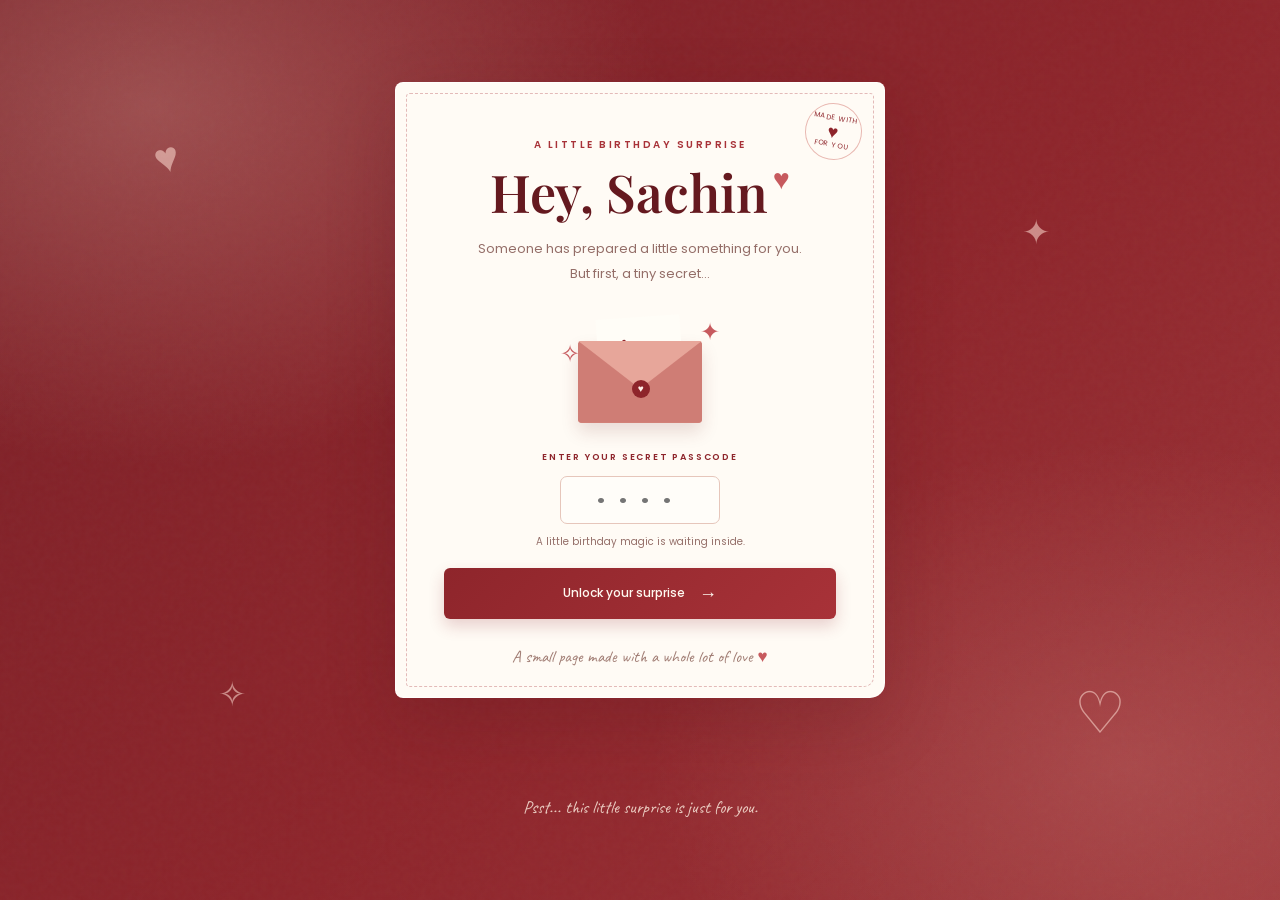
<file: index.html>
<!DOCTYPE html>
<html lang="en">
<head>
  <meta charset="UTF-8">
  <meta name="viewport" content="width=device-width, initial-scale=1.0">
  <meta name="theme-color" content="#8e252b">
  <meta name="description" content="A little birthday surprise for Sachin.">
  <title>A little surprise for Sachin ♥</title>

  <link rel="preconnect" href="https://fonts.googleapis.com">
  <link rel="preconnect" href="https://fonts.gstatic.com" crossorigin>
  <link href="https://fonts.googleapis.com/css2?family=Caveat:wght@500;600;700&family=Playfair+Display:wght@500;600;700&family=Poppins:wght@300;400;500;600&display=swap" rel="stylesheet">
  <link rel="stylesheet" href="css/style.css">
  <link rel="stylesheet" href="css/password.css">
  <script src="js/config.js" defer></script>
  <script src="js/password.js" defer></script>
</head>
<body>
  <div class="paper-grain" aria-hidden="true"></div>
  <div class="floating-decor decor-heart decor-heart-one" aria-hidden="true">♥</div>
  <div class="floating-decor decor-heart decor-heart-two" aria-hidden="true">♡</div>
  <div class="floating-decor decor-star decor-star-one" aria-hidden="true">✦</div>
  <div class="floating-decor decor-star decor-star-two" aria-hidden="true">✧</div>

  <main class="entry-screen">
    <section class="invite-card" aria-labelledby="page-title">
      <div class="top-stamp" aria-hidden="true">
        <span>MADE WITH</span>
        <strong>♥</strong>
        <span>FOR YOU</span>
      </div>

      <p class="eyebrow">A LITTLE BIRTHDAY SURPRISE</p>
      <h1 id="page-title">Hey, Sachin<span class="title-heart">♥</span></h1>
      <p class="intro-copy">Someone has prepared a little something for you.<br>But first, a tiny secret...</p>

      <div class="envelope-art" aria-hidden="true">
        <div class="envelope">
          <div class="envelope-flap"></div>
          <div class="envelope-letter">for you <span>♥</span></div>
          <div class="envelope-front"></div>
          <div class="seal">♥</div>
        </div>
        <span class="sparkle sparkle-left">✧</span>
        <span class="sparkle sparkle-right">✦</span>
      </div>

      <form id="passcode-form" class="passcode-form" novalidate>
        <label for="passcode">ENTER YOUR SECRET PASSCODE</label>
        <div class="passcode-wrap">
          <input
            id="passcode"
            name="passcode"
            type="password"
            inputmode="numeric"
            autocomplete="off"
            maxlength="4"
            pattern="[0-9]{4}"
            placeholder="••••"
            aria-describedby="passcode-message"
            required
          >
        </div>
        <p id="passcode-message" class="feedback" role="status" aria-live="polite">A little birthday magic is waiting inside.</p>
        <button class="primary-button" type="submit">
          Unlock your surprise <span aria-hidden="true">→</span>
        </button>
      </form>

      <p class="card-footer">A small page made with a whole lot of love <span>♥</span></p>
    </section>

    <p class="outside-note">Psst... this little surprise is just for you.</p>
  </main>
</body>
</html>
</file>
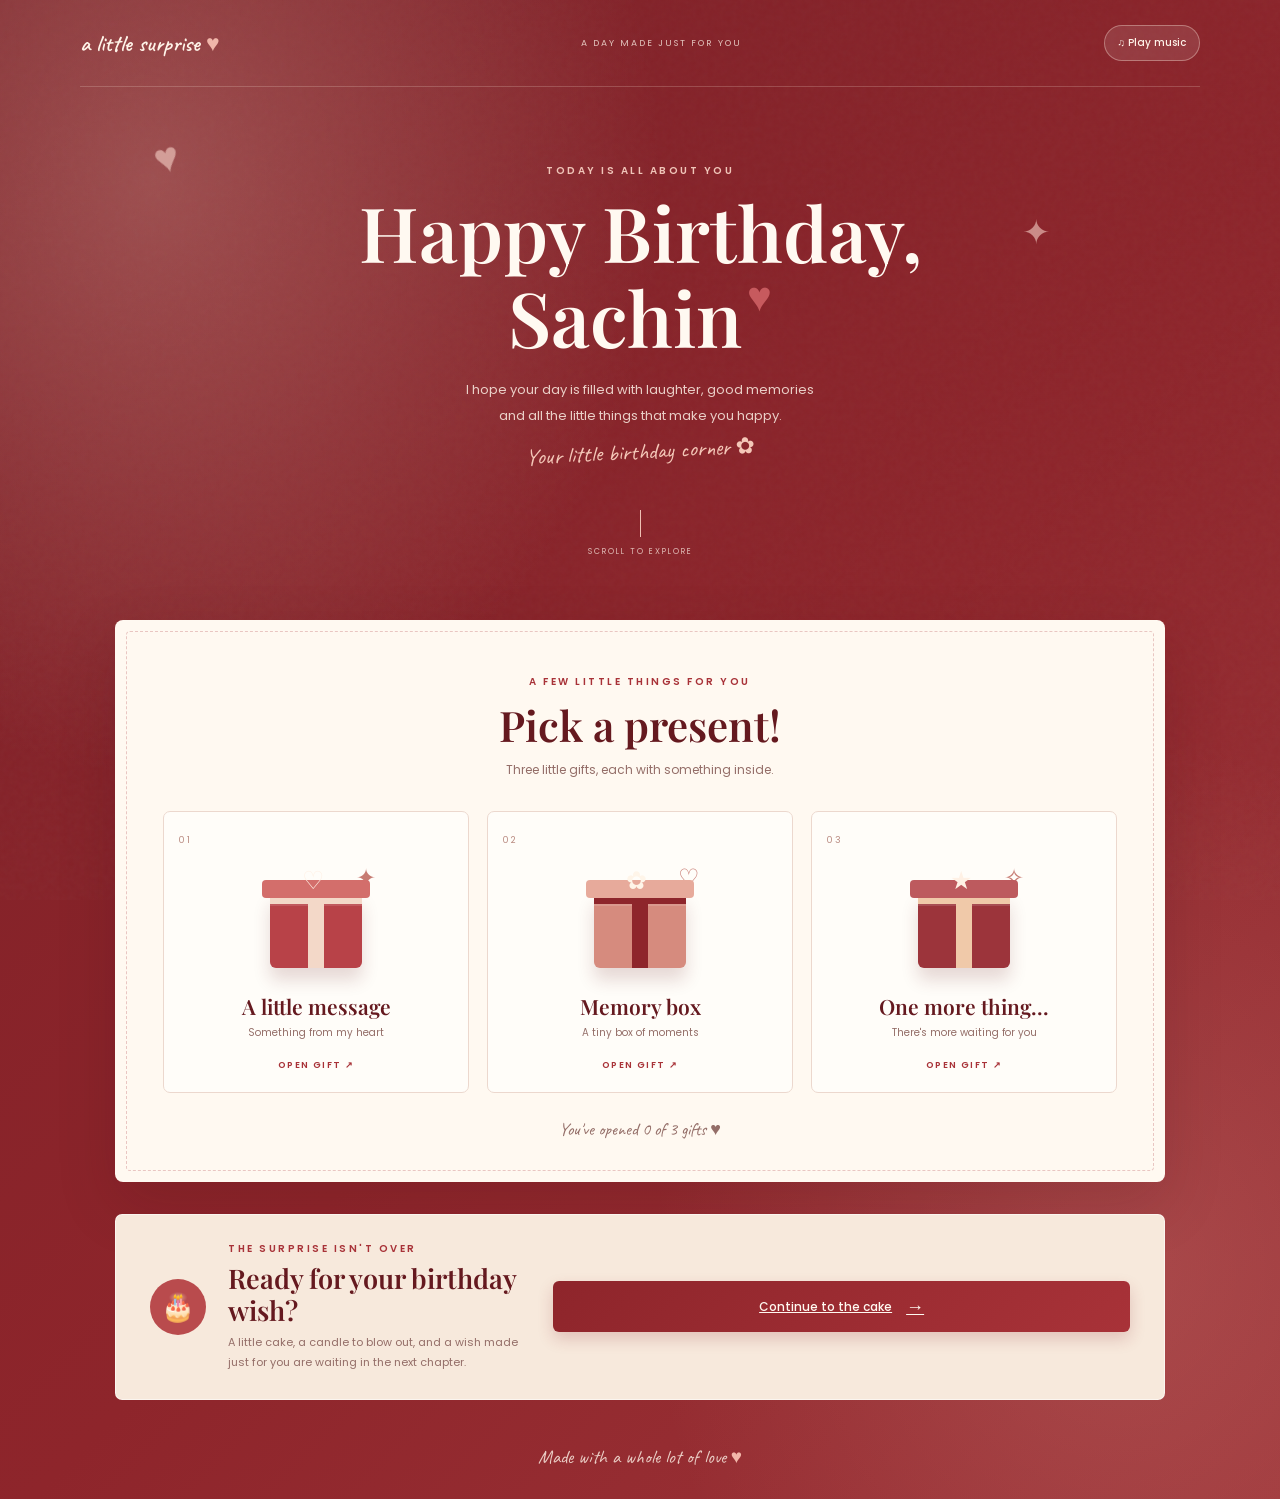
<file: pages/birthday.html>
<!DOCTYPE html>
<html lang="en">
<head>
  <meta charset="UTF-8">
  <meta name="viewport" content="width=device-width, initial-scale=1.0">
  <meta name="theme-color" content="#8e252b">
  <meta name="description" content="A birthday room full of little surprises for Sachin.">
  <title>Happy Birthday, Sachin! ♥</title>
  <link rel="preconnect" href="https://fonts.googleapis.com">
  <link rel="preconnect" href="https://fonts.gstatic.com" crossorigin>
  <link href="https://fonts.googleapis.com/css2?family=Caveat:wght@500;600;700&family=Playfair+Display:wght@500;600;700&family=Poppins:wght@300;400;500;600&display=swap" rel="stylesheet">
  <link rel="stylesheet" href="../css/style.css">
  <link rel="stylesheet" href="../css/birthday.css">
  <link rel="stylesheet" href="../css/cake.css">
  <script src="../js/config.js" defer></script>
  <script src="../js/gifts.js" defer></script>
  <script src="../js/music.js" defer></script>
</head>
<body class="birthday-page">
  <div class="paper-grain" aria-hidden="true"></div>
  <div class="floating-decor decor-heart decor-heart-one" aria-hidden="true">♥</div>
  <div class="floating-decor decor-heart decor-heart-two" aria-hidden="true">♡</div>
  <div class="floating-decor decor-star decor-star-one" aria-hidden="true">✦</div>
  <div class="floating-decor decor-star decor-star-two" aria-hidden="true">✧</div>

  <header class="room-header">
    <a class="brand-mark" href="../index.html" aria-label="Back to entrance">a little surprise <span>♥</span></a>
    <div class="header-note">A DAY MADE JUST FOR YOU</div>
    <button class="music-toggle" type="button" data-music-toggle aria-pressed="false">♫ Play music</button>
  </header>

  <main class="birthday-main">
    <section class="welcome-panel">
      <p class="eyebrow">TODAY IS ALL ABOUT YOU</p>
      <h1>Happy Birthday,<br><span id="friend-name">Sachin</span><span class="title-heart">♥</span></h1>
      <p class="welcome-copy">I hope your day is filled with laughter, good memories<br class="desktop-break"> and all the little things that make you happy.</p>
      <div class="handwritten-note">Your little birthday corner ✿</div>
      <div class="scroll-hint" aria-hidden="true"><span></span> SCROLL TO EXPLORE</div>
    </section>

    <section class="gifts-section" aria-labelledby="gifts-heading">
      <div class="section-heading">
        <p class="eyebrow">A FEW LITTLE THINGS FOR YOU</p>
        <h2 id="gifts-heading">Pick a present!</h2>
        <p>Three little gifts, each with something inside.</p>
      </div>

      <div class="gift-grid">
        <button class="gift-card" type="button" data-gift="message" aria-haspopup="dialog">
          <span class="gift-number">01</span>
          <span class="gift-illustration gift-one" aria-hidden="true">
            <span class="gift-box"><span class="gift-lid"></span><span class="gift-ribbon"></span><span class="gift-bow">♡</span></span>
            <span class="gift-spark">✦</span>
          </span>
          <span class="gift-title">A little message</span>
          <span class="gift-subtitle">Something from my heart</span>
          <span class="gift-open">OPEN GIFT ↗</span>
        </button>

        <button class="gift-card" type="button" data-gift="memories" aria-haspopup="dialog">
          <span class="gift-number">02</span>
          <span class="gift-illustration gift-two" aria-hidden="true">
            <span class="gift-box"><span class="gift-lid"></span><span class="gift-ribbon"></span><span class="gift-bow">✿</span></span>
            <span class="gift-spark">♡</span>
          </span>
          <span class="gift-title">Memory box</span>
          <span class="gift-subtitle">A tiny box of moments</span>
          <span class="gift-open">OPEN GIFT ↗</span>
        </button>

        <button class="gift-card" type="button" data-gift="surprise" aria-haspopup="dialog">
          <span class="gift-number">03</span>
          <span class="gift-illustration gift-three" aria-hidden="true">
            <span class="gift-box"><span class="gift-lid"></span><span class="gift-ribbon"></span><span class="gift-bow">★</span></span>
            <span class="gift-spark">✧</span>
          </span>
          <span class="gift-title">One more thing...</span>
          <span class="gift-subtitle">There's more waiting for you</span>
          <span class="gift-open">OPEN GIFT ↗</span>
        </button>
      </div>

      <p class="gift-progress" id="gift-progress" aria-live="polite">You've opened 0 of 3 gifts ♥</p>
    </section>

    <section class="next-teaser">
      <span class="teaser-icon" aria-hidden="true">🎂</span>
      <div>
        <p class="eyebrow">THE SURPRISE ISN'T OVER</p>
        <h2>Ready for your birthday wish?</h2>
        <p>A little cake, a candle to blow out, and a wish made just for you are waiting in the next chapter.</p>
      </div>
      <a class="primary-button teaser-button" href="cake.html">Continue to the cake <span>→</span></a>
    </section>
  </main>

  <footer class="room-footer">Made with a whole lot of love <span>♥</span></footer>

  <div class="gift-modal" id="gift-modal" role="dialog" aria-modal="true" aria-labelledby="modal-title" aria-hidden="true">
    <div class="modal-backdrop" data-close-modal></div>
    <div class="modal-card">
      <button class="modal-close" type="button" aria-label="Close gift" data-close-modal>×</button>
      <div class="modal-sticker" id="modal-sticker" aria-hidden="true">♥</div>
      <p class="eyebrow" id="modal-eyebrow">A LITTLE GIFT FOR YOU</p>
      <h2 id="modal-title">A little message</h2>
      <p class="modal-copy" id="modal-copy"></p>
      <p class="modal-hand" id="modal-hand">With love, always ♥</p>
      <button class="primary-button modal-done" type="button" data-close-modal>That was cute ♥</button>
    </div>
  </div>
</body>
</html>
</file>
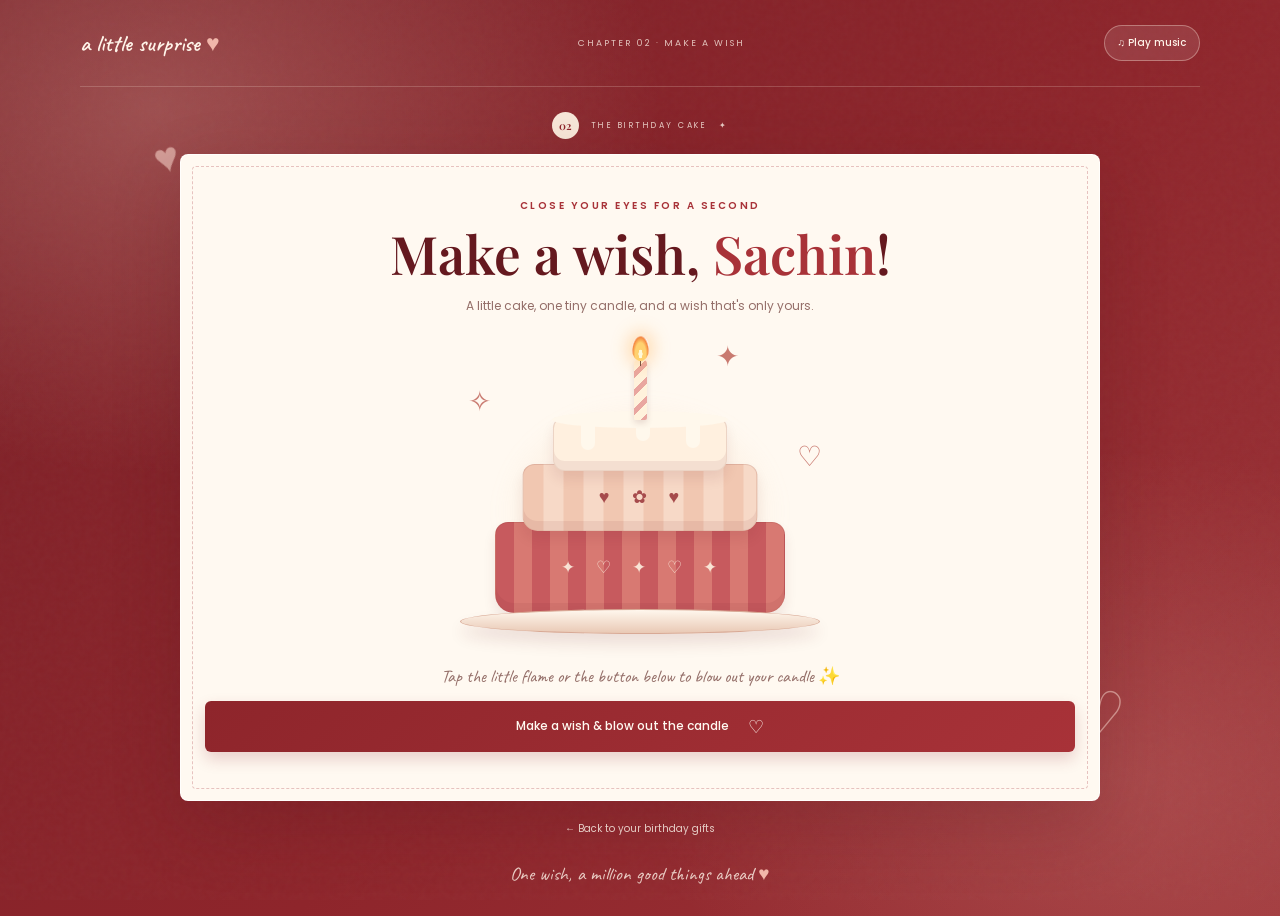
<file: pages/cake.html>
<!DOCTYPE html>
<html lang="en">
<head>
  <meta charset="UTF-8">
  <meta name="viewport" content="width=device-width, initial-scale=1.0">
  <meta name="theme-color" content="#8e252b">
  <meta name="description" content="Make a birthday wish for Sachin.">
  <title>Make a Wish, Sachin! ♥</title>
  <link rel="preconnect" href="https://fonts.googleapis.com">
  <link rel="preconnect" href="https://fonts.gstatic.com" crossorigin>
  <link href="https://fonts.googleapis.com/css2?family=Caveat:wght@500;600;700&family=Playfair+Display:wght@500;600;700&family=Poppins:wght@300;400;500;600&display=swap" rel="stylesheet">
  <link rel="stylesheet" href="../css/style.css">
  <link rel="stylesheet" href="../css/birthday.css">
  <link rel="stylesheet" href="../css/cake.css">
  <script src="../js/config.js" defer></script>
  <script src="../js/music.js" defer></script>
  <script src="../js/cake.js" defer></script>
</head>
<body class="chapter-page cake-page">
  <div class="paper-grain" aria-hidden="true"></div>
  <div class="floating-decor decor-heart decor-heart-one" aria-hidden="true">♥</div>
  <div class="floating-decor decor-heart decor-heart-two" aria-hidden="true">♡</div>
  <div class="floating-decor decor-star decor-star-one" aria-hidden="true">✦</div>
  <header class="room-header chapter-header">
    <a class="brand-mark" href="birthday.html">a little surprise <span>♥</span></a>
    <div class="header-note">CHAPTER 02 · MAKE A WISH</div>
    <button class="music-toggle" type="button" data-music-toggle aria-pressed="false">♫ Play music</button>
  </header>

  <main class="chapter-main cake-main">
    <div class="chapter-label"><span>02</span> THE BIRTHDAY CAKE <span>✦</span></div>
    <section class="cake-paper" aria-labelledby="cake-title">
      <p class="eyebrow">CLOSE YOUR EYES FOR A SECOND</p>
      <h1 id="cake-title">Make a wish, <span id="cake-friend-name">Sachin</span>!</h1>
      <p class="cake-intro">A little cake, one tiny candle, and a wish that's only yours.</p>

      <div class="cake-scene" id="cake-scene">
        <span class="cake-doodle doodle-one" aria-hidden="true">✧</span>
        <span class="cake-doodle doodle-two" aria-hidden="true">♡</span>
        <span class="cake-doodle doodle-three" aria-hidden="true">✦</span>
        <div class="cake-glow" aria-hidden="true"></div>
        <div class="candle-wrap">
          <button class="flame-button" type="button" data-blow aria-label="Blow out the birthday candle">
            <span class="flame" id="candle-flame" aria-hidden="true"></span>
          </button>
          <span class="smoke" id="candle-smoke" aria-hidden="true"></span>
          <div class="candle"><span class="candle-stripe"></span></div>
        </div>
        <div class="cake-top-layer"><span class="icing-drip drip-a"></span><span class="icing-drip drip-b"></span><span class="icing-drip drip-c"></span></div>
        <div class="cake-middle-layer"><span class="cake-decoration">♥　✿　♥</span></div>
        <div class="cake-bottom-layer"><span class="cake-decoration">✦　♡　✦　♡　✦</span></div>
        <div class="cake-plate"></div>
      </div>

      <p class="cake-instruction" id="cake-instruction">Tap the little flame or the button below to blow out your candle ✨</p>
      <button class="primary-button blow-button" type="button" data-blow>Make a wish & blow out the candle <span>♡</span></button>

      <div class="wish-reveal" id="wish-reveal" aria-live="polite" aria-hidden="true">
        <span class="wish-sparkle" aria-hidden="true">✧</span>
        <p class="eyebrow">YOUR WISH IS ON ITS WAY</p>
        <h2>May this year be kind to you.</h2>
        <p>May you find reasons to smile on ordinary days, courage for every new adventure, and people who remind you how special you are. You deserve so much happiness, Sachin. ♥</p>
        <a class="primary-button next-chapter-button" href="gallery.html">Let's look at our memories <span>→</span></a>
      </div>
    </section>
    <a class="back-link" href="birthday.html">← Back to your birthday gifts</a>
  </main>
  <footer class="room-footer">One wish, a million good things ahead <span>♥</span></footer>
</body>
</html>
</file>
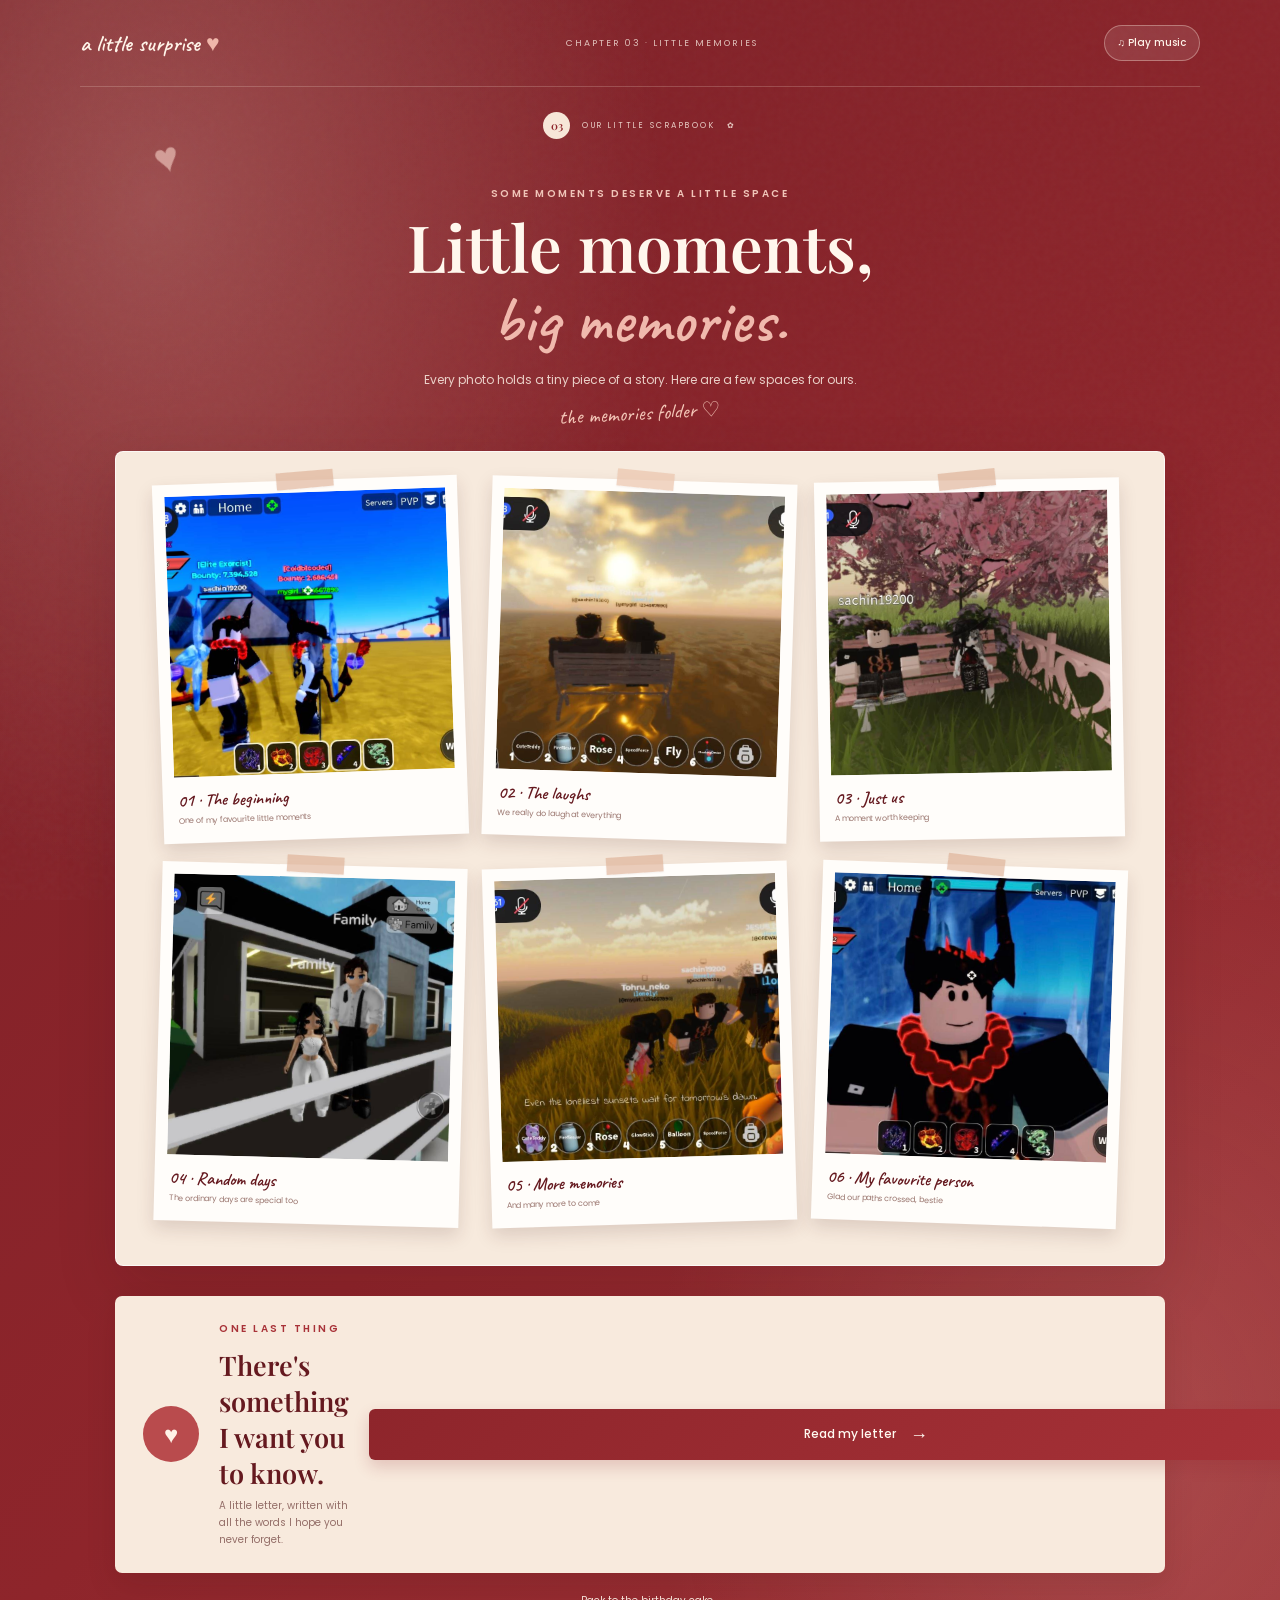
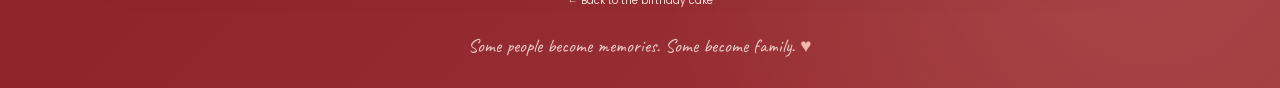
<file: pages/gallery.html>
<!DOCTYPE html>
<html lang="en">
<head>
  <meta charset="UTF-8">
  <meta name="viewport" content="width=device-width, initial-scale=1.0">
  <meta name="theme-color" content="#8e252b">
  <meta name="description" content="A little scrapbook of memories for Sachin.">
  <title>Our Little Memories ♥</title>
  <link rel="preconnect" href="https://fonts.googleapis.com">
  <link rel="preconnect" href="https://fonts.gstatic.com" crossorigin>
  <link href="https://fonts.googleapis.com/css2?family=Caveat:wght@500;600;700&family=Playfair+Display:wght@500;600;700&family=Poppins:wght@300;400;500;600&display=swap" rel="stylesheet">
  <link rel="stylesheet" href="../css/style.css">
  <link rel="stylesheet" href="../css/birthday.css">
  <link rel="stylesheet" href="../css/cake.css">
  <link rel="stylesheet" href="../css/gallery.css">
  <script src="../js/config.js" defer></script>
  <script src="../js/music.js" defer></script>
  <script src="../js/gallery.js" defer></script>
</head>
<body class="chapter-page gallery-page">
  <div class="paper-grain" aria-hidden="true"></div>
  <div class="floating-decor decor-heart decor-heart-one" aria-hidden="true">♥</div>
  <div class="floating-decor decor-heart decor-heart-two" aria-hidden="true">♡</div>
  <header class="room-header chapter-header">
    <a class="brand-mark" href="birthday.html">a little surprise <span>♥</span></a>
    <div class="header-note">CHAPTER 03 · LITTLE MEMORIES</div>
    <button class="music-toggle" type="button" data-music-toggle aria-pressed="false">♫ Play music</button>
  </header>

  <main class="chapter-main gallery-main">
    <div class="chapter-label"><span>03</span> OUR LITTLE SCRAPBOOK <span>✿</span></div>
    <section class="gallery-heading">
      <p class="eyebrow">SOME MOMENTS DESERVE A LITTLE SPACE</p>
      <h1>Little moments,<br><span>big memories.</span></h1>
      <p>Every photo holds a tiny piece of a story. Here are a few spaces for ours.</p>
      <span class="gallery-hand-note">the memories folder ♡</span>
    </section>

    <section class="photo-grid" aria-label="Photo memories">
      <figure class="polaroid polaroid-one">
        <button class="photo-open" type="button" data-photo-open aria-label="View photo memory one">
          <img src="../assets/images/photos/photo-01.jpg" alt="Photo placeholder one">
        </button>
        <figcaption><strong>01 · The beginning</strong><span>One of my favourite little moments</span></figcaption>
        <span class="tape tape-one" aria-hidden="true"></span>
      </figure>
      <figure class="polaroid polaroid-two">
        <button class="photo-open" type="button" data-photo-open aria-label="View photo memory two">
          <img src="../assets/images/photos/photo-02.jpg" alt="Photo placeholder two">
        </button>
        <figcaption><strong>02 · The laughs</strong><span>We really do laugh at everything</span></figcaption>
        <span class="tape tape-two" aria-hidden="true"></span>
      </figure>
      <figure class="polaroid polaroid-three">
        <button class="photo-open" type="button" data-photo-open aria-label="View photo memory three">
          <img src="../assets/images/photos/photo-03.jpg" alt="Photo placeholder three">
        </button>
        <figcaption><strong>03 · Just us</strong><span>A moment worth keeping</span></figcaption>
        <span class="tape tape-three" aria-hidden="true"></span>
      </figure>
      <figure class="polaroid polaroid-four">
        <button class="photo-open" type="button" data-photo-open aria-label="View photo memory four">
          <img src="../assets/images/photos/photo-04.jpg" alt="Photo placeholder four">
        </button>
        <figcaption><strong>04 · Random days</strong><span>The ordinary days are special too</span></figcaption>
        <span class="tape tape-four" aria-hidden="true"></span>
      </figure>
      <figure class="polaroid polaroid-five">
        <button class="photo-open" type="button" data-photo-open aria-label="View photo memory five">
          <img src="../assets/images/photos/photo-05.jpg" alt="Photo placeholder five">
        </button>
        <figcaption><strong>05 · More memories</strong><span>And many more to come</span></figcaption>
        <span class="tape tape-five" aria-hidden="true"></span>
      </figure>
      <figure class="polaroid polaroid-six">
        <button class="photo-open" type="button" data-photo-open aria-label="View photo memory six">
          <img src="../assets/images/photos/photo-06.jpg" alt="Photo placeholder six">
        </button>
        <figcaption><strong>06 · My favourite person</strong><span>Glad our paths crossed, bestie</span></figcaption>
        <span class="tape tape-six" aria-hidden="true"></span>
      </figure>
    </section>

    <section class="letter-teaser">
      <div class="letter-stamp" aria-hidden="true">♥</div>
      <div>
        <p class="eyebrow">ONE LAST THING</p>
        <h2>There's something I want you to know.</h2>
        <p>A little letter, written with all the words I hope you never forget.</p>
      </div>
      <a class="primary-button" href="letter.html">Read my letter <span>→</span></a>
    </section>
    <a class="back-link" href="cake.html">← Back to the birthday cake</a>
  </main>

  <footer class="room-footer">Some people become memories. Some become family. <span>♥</span></footer>

  <div class="photo-lightbox" id="photo-lightbox" role="dialog" aria-modal="true" aria-label="Photo preview" aria-hidden="true">
    <button class="lightbox-close" type="button" data-lightbox-close aria-label="Close photo preview">×</button>
    <div class="lightbox-paper"><img id="lightbox-image" src="../assets/images/photos/photo-01-placeholder.svg" alt="Expanded memory"><p id="lightbox-caption">A little memory ♥</p></div>
  </div>
</body>
</html>
</file>
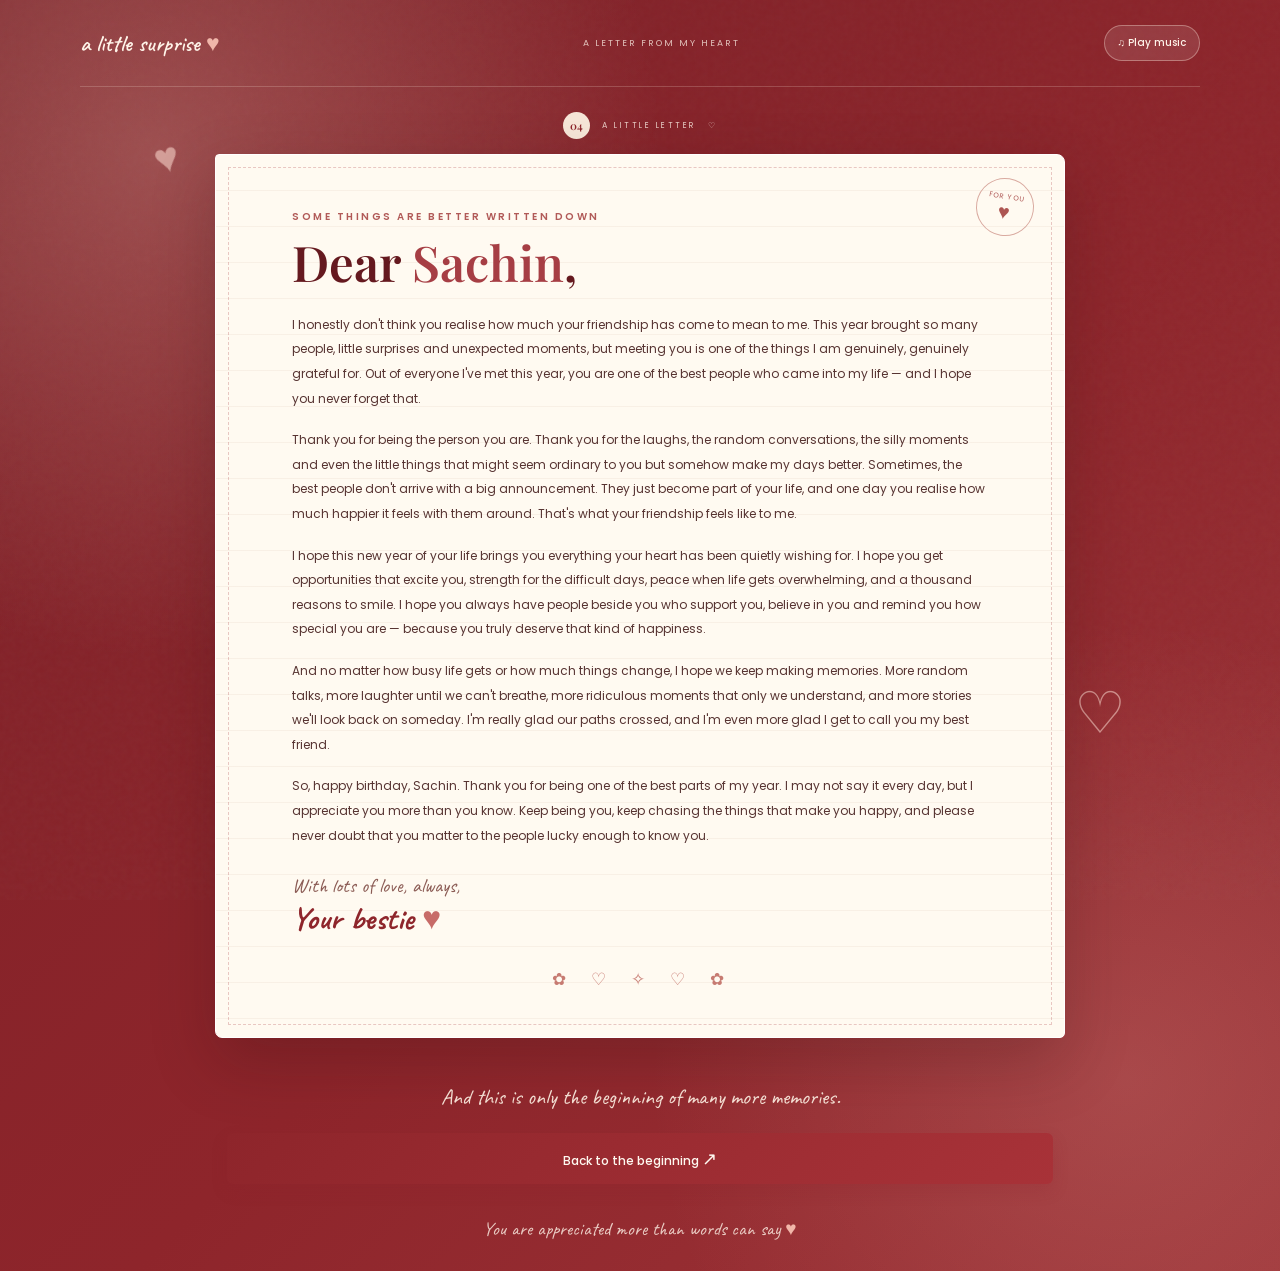
<file: pages/letter.html>
<!DOCTYPE html>
<html lang="en">
<head>
  <meta charset="UTF-8">
  <meta name="viewport" content="width=device-width, initial-scale=1.0">
  <meta name="theme-color" content="#8e252b">
  <meta name="description" content="A heartfelt birthday letter for Sachin.">
  <title>A Letter For You, Sachin ♥</title>
  <link rel="preconnect" href="https://fonts.googleapis.com">
  <link rel="preconnect" href="https://fonts.gstatic.com" crossorigin>
  <link href="https://fonts.googleapis.com/css2?family=Caveat:wght@500;600;700&family=Playfair+Display:wght@500;600;700&family=Poppins:wght@300;400;500;600&display=swap" rel="stylesheet">
  <link rel="stylesheet" href="../css/style.css">
  <link rel="stylesheet" href="../css/birthday.css">
  <link rel="stylesheet" href="../css/cake.css">
  <link rel="stylesheet" href="../css/letter.css">
  <script src="../js/config.js" defer></script>
  <script src="../js/music.js" defer></script>
  <script src="../js/letter.js" defer></script>
</head>
<body class="chapter-page letter-page">
  <div class="paper-grain" aria-hidden="true"></div>
  <div class="floating-decor decor-heart decor-heart-one" aria-hidden="true">♥</div>
  <div class="floating-decor decor-heart decor-heart-two" aria-hidden="true">♡</div>
  <header class="room-header chapter-header">
    <a class="brand-mark" href="birthday.html">a little surprise <span>♥</span></a>
    <div class="header-note">A LETTER FROM MY HEART</div>
    <button class="music-toggle" type="button" data-music-toggle aria-pressed="false">♫ Play music</button>
  </header>

  <main class="chapter-main letter-main">
    <div class="chapter-label"><span>04</span> A LITTLE LETTER <span>♡</span></div>
    <article class="letter-paper">
      <div class="letter-top-stamp" aria-hidden="true">FOR YOU<br><strong>♥</strong></div>
      <p class="eyebrow">SOME THINGS ARE BETTER WRITTEN DOWN</p>
      <h1>Dear <span id="letter-friend-name">Sachin</span>,</h1>
      <div class="letter-body">
        <p>I honestly don't think you realise how much your friendship has come to mean to me. This year brought so many people, little surprises and unexpected moments, but meeting you is one of the things I am genuinely, genuinely grateful for. Out of everyone I've met this year, you are one of the best people who came into my life — and I hope you never forget that.</p>
        <p>Thank you for being the person you are. Thank you for the laughs, the random conversations, the silly moments and even the little things that might seem ordinary to you but somehow make my days better. Sometimes, the best people don't arrive with a big announcement. They just become part of your life, and one day you realise how much happier it feels with them around. That's what your friendship feels like to me.</p>
        <p>I hope this new year of your life brings you everything your heart has been quietly wishing for. I hope you get opportunities that excite you, strength for the difficult days, peace when life gets overwhelming, and a thousand reasons to smile. I hope you always have people beside you who support you, believe in you and remind you how special you are — because you truly deserve that kind of happiness.</p>
        <p>And no matter how busy life gets or how much things change, I hope we keep making memories. More random talks, more laughter until we can't breathe, more ridiculous moments that only we understand, and more stories we'll look back on someday. I'm really glad our paths crossed, and I'm even more glad I get to call you my best friend.</p>
        <p>So, happy birthday, Sachin. Thank you for being one of the best parts of my year. I may not say it every day, but I appreciate you more than you know. Keep being you, keep chasing the things that make you happy, and please never doubt that you matter to the people lucky enough to know you.</p>
      </div>
      <p class="letter-signoff">With lots of love, always,</p>
      <p class="letter-signature">Your bestie <span>♥</span></p>
      <div class="letter-bottom-doodle" aria-hidden="true">✿　♡　✧　♡　✿</div>
    </article>
    <div class="letter-ending">
      <p>And this is only the beginning of many more memories.</p>
      <a class="primary-button" href="birthday.html">Back to the beginning <span>↗</span></a>
    </div>
  </main>
  <footer class="room-footer">You are appreciated more than words can say <span>♥</span></footer>
</body>
</html>
</file>
<file: css/style.css>
:root {
  --red-950: #65191f;
  --red-900: #7b2027;
  --red-800: #8e252b;
  --red-700: #a83238;
  --red-500: #c75a5e;
  --rose-200: #e9b9b2;
  --rose-100: #f3d9d1;
  --cream: #f8ebdc;
  --paper: #fff9f1;
  --ink: #542c2b;
  --muted: #946e68;
  --shadow: 0 24px 70px rgba(74, 22, 25, .20);
  --font-display: "Playfair Display", Georgia, serif;
  --font-body: "Poppins", Arial, sans-serif;
  --font-hand: "Caveat", cursive;
}

* { box-sizing: border-box; }
html { min-height: 100%; }
body {
  margin: 0;
  min-height: 100vh;
  color: var(--ink);
  font-family: var(--font-body);
  background:
    radial-gradient(ellipse at 12% 12%, rgba(255, 224, 205, .24), transparent 32%),
    radial-gradient(ellipse at 88% 85%, rgba(255, 204, 190, .16), transparent 30%),
    linear-gradient(135deg, var(--red-900), var(--red-800) 55%, #9d3438);
  overflow-x: hidden;
}

.paper-grain {
  position: fixed;
  inset: 0;
  pointer-events: none;
  opacity: .14;
  z-index: 0;
  background-image: url("data:image/svg+xml,%3Csvg viewBox='0 0 180 180' xmlns='http://www.w3.org/2000/svg'%3E%3Cfilter id='n'%3E%3CfeTurbulence type='fractalNoise' baseFrequency='.85' numOctaves='3' stitchTiles='stitch'/%3E%3C/filter%3E%3Crect width='100%25' height='100%25' filter='url(%23n)' opacity='.22'/%3E%3C/svg%3E");
}

.entry-screen {
  position: relative;
  z-index: 1;
  min-height: 100vh;
  display: grid;
  place-items: center;
  padding: 42px 20px;
}

.invite-card {
  position: relative;
  width: min(100%, 490px);
  padding: 54px 48px 30px;
  text-align: center;
  background:
    linear-gradient(rgba(255,255,255,.28), rgba(255,255,255,.28)),
    var(--paper);
  border: 1px solid rgba(255,255,255,.7);
  border-radius: 8px 8px 15px 8px;
  box-shadow: var(--shadow);
  animation: card-arrive .85s cubic-bezier(.2,.8,.2,1) both;
}
.invite-card::before {
  content: "";
  position: absolute;
  inset: 10px;
  border: 1px dashed rgba(168, 50, 56, .32);
  border-radius: 4px 4px 10px 4px;
  pointer-events: none;
}

.top-stamp {
  position: absolute;
  top: 20px;
  right: 22px;
  width: 57px;
  height: 57px;
  display: flex;
  flex-direction: column;
  align-items: center;
  justify-content: center;
  color: var(--red-800);
  border: 1px solid var(--rose-200);
  border-radius: 50%;
  transform: rotate(10deg);
  font-size: 7px;
  letter-spacing: 1px;
  line-height: 1.15;
}
.top-stamp strong { font-size: 18px; line-height: 1.1; }

.eyebrow {
  margin: 0 0 10px;
  color: var(--red-700);
  font-size: 10px;
  font-weight: 600;
  letter-spacing: 2.5px;
}
h1 {
  margin: 0;
  color: var(--red-950);
  font: 600 clamp(38px, 8vw, 52px)/1.12 var(--font-display);
}
.title-heart { color: var(--red-500); font-family: var(--font-body); font-size: .55em; vertical-align: top; margin-left: 5px; }
.intro-copy {
  margin: 16px 0 4px;
  color: var(--muted);
  font-size: 13px;
  line-height: 1.9;
}

.envelope-art {
  position: relative;
  width: 160px;
  height: 116px;
  margin: 24px auto 24px;
}
.envelope {
  position: absolute;
  left: 18px;
  bottom: 4px;
  width: 124px;
  height: 82px;
  background: #d98e83;
  border-radius: 4px;
  box-shadow: 0 9px 17px rgba(113, 42, 40, .15);
}
.envelope-letter {
  position: absolute;
  z-index: 1;
  left: 20px;
  top: -24px;
  width: 84px;
  height: 75px;
  padding-top: 16px;
  background: #fffdf7;
  color: var(--red-800);
  font: 600 19px var(--font-hand);
  transform: rotate(-4deg);
}
.envelope-letter span { display: block; font: 15px var(--font-body); }
.envelope-front {
  position: absolute;
  z-index: 2;
  inset: 0;
  background: #cf7d75;
  clip-path: polygon(0 0, 50% 54%, 100% 0, 100% 100%, 0 100%);
  border-radius: 4px;
}
.envelope-flap {
  position: absolute;
  z-index: 3;
  inset: 0 0 auto;
  height: 48px;
  background: #e7a69a;
  clip-path: polygon(0 0, 100% 0, 50% 100%);
}
.seal {
  position: absolute;
  z-index: 4;
  left: 54px;
  top: 39px;
  width: 18px;
  height: 18px;
  display: grid;
  place-items: center;
  color: #fff0e8;
  background: var(--red-800);
  border-radius: 50%;
  font-size: 10px;
}
.sparkle { position: absolute; color: var(--red-500); font-size: 24px; }
.sparkle-left { left: 0; top: 25px; }
.sparkle-right { right: 0; top: 3px; }

.passcode-form { position: relative; z-index: 2; }
.passcode-form label {
  display: block;
  margin-bottom: 12px;
  color: var(--red-800);
  font-size: 9px;
  font-weight: 600;
  letter-spacing: 1.8px;
}
.passcode-wrap { display: flex; justify-content: center; }
.passcode-wrap input {
  width: 160px;
  height: 48px;
  padding: 0 15px;
  color: var(--red-950);
  background: #fffdf9;
  border: 1px solid #e6c6bb;
  border-radius: 7px;
  outline: none;
  text-align: center;
  font: 600 20px var(--font-body);
  letter-spacing: 12px;
  transition: border-color .2s, box-shadow .2s;
}
.passcode-wrap input:focus {
  border-color: var(--red-500);
  box-shadow: 0 0 0 4px rgba(199, 90, 94, .12);
}
.feedback {
  min-height: 22px;
  margin: 10px 0 12px;
  color: var(--muted);
  font-size: 10px;
}
.feedback.error { color: #b52e36; }
.feedback.success { color: #557c56; }

.primary-button {
  display: inline-flex;
  align-items: center;
  justify-content: center;
  gap: 14px;
  width: 100%;
  min-height: 48px;
  padding: 12px 20px;
  color: #fff9f1;
  background: linear-gradient(135deg, var(--red-800), var(--red-700));
  border: 0;
  border-radius: 6px;
  box-shadow: 0 7px 16px rgba(142, 37, 43, .2);
  cursor: pointer;
  font: 500 12px var(--font-body);
  transition: transform .2s, box-shadow .2s, filter .2s;
}
.primary-button:hover { transform: translateY(-2px); box-shadow: 0 10px 20px rgba(142,37,43,.25); filter: brightness(1.06); }
.primary-button:active { transform: translateY(0); }
.primary-button span { font-size: 18px; }

.card-footer {
  margin: 27px 0 0;
  color: #a17d74;
  font: 17px var(--font-hand);
}
.card-footer span { color: var(--red-500); }
.outside-note {
  margin: 18px 0 0;
  color: rgba(255, 240, 226, .8);
  text-align: center;
  font: 18px var(--font-hand);
}

.floating-decor {
  position: fixed;
  z-index: 0;
  pointer-events: none;
  color: rgba(255, 222, 211, .55);
  animation: float 5s ease-in-out infinite;
}
.decor-heart { font-size: 42px; }
.decor-heart-one { top: 14%; left: 12%; transform: rotate(-15deg); }
.decor-heart-two { right: 12%; bottom: 16%; font-size: 58px; animation-delay: -2s; }
.decor-star { font-size: 34px; }
.decor-star-one { top: 23%; right: 18%; animation-delay: -1s; }
.decor-star-two { bottom: 20%; left: 17%; animation-delay: -3s; }

@keyframes card-arrive {
  from { opacity: 0; transform: translateY(22px) scale(.98); }
  to { opacity: 1; transform: translateY(0) scale(1); }
}
@keyframes float {
  0%, 100% { translate: 0 0; }
  50% { translate: 0 -13px; }
}

@media (max-width: 520px) {
  .entry-screen { padding: 24px 15px; }
  .invite-card { padding: 62px 25px 26px; }
  .top-stamp { top: 17px; right: 17px; width: 48px; height: 48px; }
  .decor-heart-one { left: 2%; top: 8%; }
  .decor-heart-two { right: 2%; bottom: 8%; }
  .decor-star-one { right: 5%; top: 25%; }
  .decor-star-two { left: 5%; bottom: 20%; }
}
@media (prefers-reduced-motion: reduce) {
  *, *::before, *::after { animation-duration: .01ms !important; animation-iteration-count: 1 !important; scroll-behavior: auto !important; }
}
</file>
<file: css/password.css>
/* Passcode-screen-specific styles live here.
   The first screen currently uses the shared design system in style.css. */
.passcode-form input.is-shaking { animation: shake .32s ease; }
@keyframes shake {
  0%, 100% { transform: translateX(0); }
  25% { transform: translateX(-5px); }
  50% { transform: translateX(5px); }
  75% { transform: translateX(-3px); }
}
</file>
<file: css/birthday.css>
/* Phase 2: birthday room */
.birthday-page { min-height: 100vh; }
.room-header {
  position: relative;
  z-index: 2;
  width: min(1120px, calc(100% - 44px));
  margin: 0 auto;
  padding: 25px 0;
  display: flex;
  align-items: center;
  justify-content: space-between;
  border-bottom: 1px solid rgba(255, 239, 226, .2);
}
.brand-mark {
  color: #fff4e9;
  text-decoration: none;
  font: 600 23px var(--font-hand);
}
.brand-mark span { color: #f0b6aa; }
.header-note { color: rgba(255,244,233,.75); font-size: 9px; letter-spacing: 2px; }
.birthday-main { position: relative; z-index: 1; width: min(1050px, calc(100% - 40px)); margin: 0 auto; }
.welcome-panel { position: relative; padding: 76px 20px 62px; text-align: center; color: var(--paper); }
.welcome-panel .eyebrow { color: #f0c5b9; }
.welcome-panel h1 { color: var(--paper); font-size: clamp(42px, 8vw, 76px); }
.welcome-panel h1 span:first-child { color: #f1b9ac; }
.welcome-copy { color: rgba(255,244,233,.82); font-size: 13px; line-height: 2; margin: 18px 0 8px; }
.handwritten-note { color: #f4c7b8; font: 23px var(--font-hand); transform: rotate(-3deg); }
.scroll-hint { margin-top: 44px; color: rgba(255,244,233,.7); font-size: 8px; letter-spacing: 2px; }
.scroll-hint span { display: block; width: 1px; height: 27px; margin: 0 auto 9px; background: #efc0b4; }

.gifts-section {
  padding: 54px clamp(18px, 4vw, 48px) 42px;
  background: var(--paper);
  border-radius: 8px;
  box-shadow: 0 22px 60px rgba(61, 15, 19, .16);
  position: relative;
}
.gifts-section::before {
  content: "";
  position: absolute;
  inset: 11px;
  border: 1px dashed rgba(168,50,56,.25);
  border-radius: 4px;
  pointer-events: none;
}
.section-heading { position: relative; text-align: center; margin-bottom: 32px; }
.section-heading h2, .next-teaser h2 {
  margin: 0;
  color: var(--red-950);
  font: 600 clamp(30px, 5vw, 42px)/1.2 var(--font-display);
}
.section-heading > p:last-child { margin: 10px 0 0; color: var(--muted); font-size: 12px; }
.gift-grid { position: relative; display: grid; grid-template-columns: repeat(3, 1fr); gap: 18px; }
.gift-card {
  position: relative;
  min-width: 0;
  padding: 22px 15px 20px;
  display: flex;
  flex-direction: column;
  align-items: center;
  color: var(--ink);
  background: #fffdf9;
  border: 1px solid #ecd8ce;
  border-radius: 7px;
  cursor: pointer;
  font-family: var(--font-body);
  transition: transform .25s ease, box-shadow .25s ease, border-color .25s ease;
}
.gift-card:hover, .gift-card:focus-visible {
  transform: translateY(-7px) rotate(-.5deg);
  border-color: #d9a39a;
  box-shadow: 0 13px 28px rgba(111, 43, 42, .12);
  outline: none;
}
.gift-card.is-opened { background: #fff8f3; border-color: #d9a39a; }
.gift-number { align-self: flex-start; color: #b98a80; font-size: 9px; letter-spacing: 1.5px; }
.gift-illustration { position: relative; width: 150px; height: 145px; display: grid; place-items: center; }
.gift-box { position: relative; display: block; width: 92px; height: 75px; margin-top: 22px; background: #b84248; border-radius: 3px 3px 6px 6px; box-shadow: 0 12px 17px rgba(101,25,31,.16); }
.gift-box::before { content: ""; position: absolute; left: 0; right: 0; top: 0; height: 13px; background: rgba(255,255,255,.12); }
.gift-lid { position: absolute; z-index: 2; width: 108px; height: 18px; left: -8px; top: -13px; background: #d36e6b; border-radius: 4px; transition: transform .45s ease; transform-origin: 12% 100%; }
.gift-ribbon { position: absolute; z-index: 1; left: 38px; top: 0; width: 16px; height: 100%; background: #f3d8c8; }
.gift-ribbon::before { content: ""; position: absolute; top: 0; left: -38px; width: 92px; height: 11px; background: #f3d8c8; }
.gift-bow { position: absolute; z-index: 3; top: -31px; left: 32px; color: #fff1e5; font-size: 25px; }
.gift-spark { position: absolute; top: 13px; right: 15px; color: #c77b72; font-size: 24px; animation: twinkle 2s ease-in-out infinite; }
.gift-two .gift-box { background: #d68b7e; }
.gift-two .gift-lid { background: #e7aa9b; }
.gift-two .gift-ribbon, .gift-two .gift-ribbon::before { background: #8e252b; }
.gift-two .gift-bow { color: #fff5e9; }
.gift-three .gift-box { background: #9c343b; }
.gift-three .gift-lid { background: #bd5a5e; }
.gift-three .gift-ribbon, .gift-three .gift-ribbon::before { background: #f0c9a9; }
.gift-card.is-opened .gift-lid { transform: rotate(-32deg) translate(-5px,-7px); }
.gift-title { color: var(--red-950); font: 600 21px var(--font-display); }
.gift-subtitle { margin-top: 5px; color: var(--muted); font-size: 10px; }
.gift-open { margin-top: 18px; color: var(--red-700); font-size: 9px; font-weight: 600; letter-spacing: 1.4px; }
.gift-progress { position: relative; margin: 25px 0 0; color: var(--muted); text-align: center; font: 18px var(--font-hand); }

.next-teaser {
  position: relative;
  margin: 32px 0 20px;
  padding: 26px 34px;
  display: flex;
  align-items: center;
  gap: 22px;
  color: var(--ink);
  background: #f7e9dc;
  border: 1px solid rgba(255,255,255,.55);
  border-radius: 7px;
}
.teaser-icon { flex: 0 0 56px; width: 56px; height: 56px; display: grid; place-items: center; color: #fff2e7; background: #b94b4d; border-radius: 50%; font-size: 27px; }
.next-teaser .eyebrow { margin-bottom: 5px; }
.next-teaser h2 { font-size: 27px; }
.next-teaser p:not(.eyebrow) { max-width: 560px; margin: 7px 0 0; color: var(--muted); font-size: 11px; line-height: 1.8; }
.teaser-heart { margin-left: auto; color: #c66d6b; font-size: 30px; }
.coming-soon { position: absolute; right: 20px; bottom: 9px; color: #a97e74; font-size: 7px; letter-spacing: 1.4px; }
.room-footer { position: relative; z-index: 1; padding: 25px 15px 30px; color: rgba(255,244,233,.8); text-align: center; font: 19px var(--font-hand); }
.room-footer span { color: #f2b7aa; }

/* Gift popup */
.gift-modal { position: fixed; z-index: 20; inset: 0; display: grid; place-items: center; padding: 20px; visibility: hidden; opacity: 0; transition: opacity .25s, visibility .25s; }
.gift-modal.is-visible { visibility: visible; opacity: 1; }
.modal-backdrop { position: absolute; inset: 0; background: rgba(44, 12, 16, .68); backdrop-filter: blur(4px); }
.modal-card {
  position: relative;
  width: min(100%, 430px);
  padding: 42px 35px 30px;
  text-align: center;
  background: var(--paper);
  border: 1px solid #fff;
  border-radius: 8px;
  box-shadow: 0 25px 70px rgba(0,0,0,.25);
  transform: translateY(15px) scale(.97);
  transition: transform .3s ease;
}
.gift-modal.is-visible .modal-card { transform: translateY(0) scale(1); }
.modal-close { position: absolute; top: 10px; right: 15px; color: var(--red-800); background: transparent; border: 0; cursor: pointer; font-size: 27px; }
.modal-sticker { width: 54px; height: 54px; display: grid; place-items: center; margin: 0 auto 18px; color: #fff2e8; background: #b84b50; border-radius: 50%; font-size: 24px; }
.modal-card h2 { margin: 0; color: var(--red-950); font: 600 32px var(--font-display); }
.modal-copy { margin: 15px 0; color: var(--muted); font-size: 12px; line-height: 2; white-space: pre-line; }
.modal-hand { color: var(--red-700); font: 22px var(--font-hand); }
.modal-done { margin-top: 14px; }
@keyframes twinkle { 0%,100% { opacity: .55; transform: scale(.9) rotate(-8deg); } 50% { opacity: 1; transform: scale(1.15) rotate(8deg); } }

@media (max-width: 700px) {
  .room-header { width: calc(100% - 30px); padding: 18px 0; }
  .header-note { font-size: 7px; letter-spacing: 1px; }
  .birthday-main { width: calc(100% - 24px); }
  .welcome-panel { padding: 60px 8px 45px; }
  .desktop-break { display: none; }
  .gift-grid { grid-template-columns: 1fr; gap: 13px; }
  .gift-card { display: grid; grid-template-columns: 30px 105px 1fr; grid-template-rows: auto auto auto; text-align: left; padding: 12px; column-gap: 8px; }
  .gift-number { grid-column: 1; grid-row: 1 / 4; align-self: start; padding-top: 7px; }
  .gift-illustration { grid-column: 2; grid-row: 1 / 4; width: 100px; height: 100px; }
  .gift-box { transform: scale(.72); }
  .gift-card.is-opened .gift-box { transform: scale(.72); }
  .gift-title { grid-column: 3; align-self: end; font-size: 19px; }
  .gift-subtitle { grid-column: 3; }
  .gift-open { grid-column: 3; margin-top: 9px; }
  .next-teaser { padding: 22px 18px 30px; gap: 13px; }
  .teaser-icon { flex-basis: 43px; width: 43px; height: 43px; font-size: 21px; }
  .next-teaser h2 { font-size: 22px; }
  .next-teaser p:not(.eyebrow) { font-size: 10px; }
  .teaser-heart { display: none; }
  .coming-soon { right: 15px; bottom: 8px; font-size: 6px; }
  .modal-card { padding: 38px 23px 25px; }
}
@media (prefers-reduced-motion: reduce) {
  .gift-card, .gift-lid, .gift-modal, .modal-card { transition: none; }
  .gift-spark { animation: none; }
}
</file>
<file: css/cake.css>
/* Phase 3: interactive birthday cake */
.chapter-page { min-height: 100vh; }
.chapter-header { gap: 14px; }
.music-toggle {
  flex: 0 0 auto; padding: 9px 13px; color: #fff5eb; background: rgba(255,255,255,.10);
  border: 1px solid rgba(255,239,226,.35); border-radius: 30px; cursor: pointer;
  font: 500 10px var(--font-body); transition: background .2s, transform .2s;
}
.music-toggle:hover, .music-toggle:focus-visible { background: rgba(255,255,255,.2); transform: translateY(-1px); outline: none; }
.music-toggle[aria-pressed="true"] { color: var(--red-950); background: #f8e7d8; }
.chapter-main { position: relative; z-index: 1; width: min(920px, calc(100% - 34px)); margin: 0 auto; animation: chapter-arrive .7s ease both; }
.chapter-label { display: flex; align-items: center; justify-content: center; gap: 12px; margin: 25px 0 15px; color: rgba(255,244,233,.8); font-size: 8px; letter-spacing: 2.5px; }
.chapter-label span:first-child { display: grid; width: 27px; height: 27px; place-items: center; color: var(--red-800); background: #f7e6d8; border-radius: 50%; font: 600 11px var(--font-display); letter-spacing: 0; }
.cake-paper {
  position: relative; overflow: hidden; padding: 43px 24px 48px; text-align: center; color: var(--ink);
  background: var(--paper); border: 1px solid rgba(255,255,255,.8); border-radius: 8px; box-shadow: var(--shadow);
}
.cake-paper::before { content: ""; position: absolute; inset: 11px; border: 1px dashed rgba(168,50,56,.27); border-radius: 4px; pointer-events: none; }
.cake-paper > * { position: relative; }
.cake-paper h1 { color: var(--red-950); font-size: clamp(34px, 6vw, 53px); }
.cake-paper h1 span { color: var(--red-700); }
.cake-intro { margin: 12px 0 0; color: var(--muted); font-size: 12px; line-height: 1.8; }
.cake-scene { position: relative; width: min(100%, 520px); height: 330px; margin: 14px auto 0; display: flex; align-items: flex-end; justify-content: center; }
.cake-glow { position: absolute; width: 290px; height: 230px; bottom: 35px; border-radius: 50%; background: radial-gradient(ellipse, rgba(244,190,145,.35), transparent 70%); filter: blur(8px); transition: opacity .5s; }
.cake-plate { position: absolute; bottom: 27px; width: 360px; max-width: 88%; height: 25px; background: linear-gradient(#fff7ed,#e9c9b5); border: 1px solid #d8a995; border-radius: 50%; box-shadow: 0 10px 16px rgba(101,25,31,.12); }
.cake-bottom-layer, .cake-middle-layer, .cake-top-layer { position: absolute; left: 50%; transform: translateX(-50%); border: 1px solid rgba(128,53,48,.15); box-shadow: inset 0 -9px 0 rgba(110,35,39,.08), 0 8px 13px rgba(101,25,31,.09); }
.cake-bottom-layer { bottom: 48px; width: 290px; max-width: 75%; height: 91px; border-radius: 13px 13px 19px 19px; background: repeating-linear-gradient(90deg,#c75a5e 0 18px,#d87972 18px 36px); }
.cake-middle-layer { z-index: 1; bottom: 130px; width: 235px; max-width: 64%; height: 67px; border-radius: 12px 12px 15px 15px; background: repeating-linear-gradient(90deg,#f1c7b1 0 20px,#f7d9c7 20px 40px); }
.cake-top-layer { z-index: 2; bottom: 190px; width: 174px; max-width: 50%; height: 54px; border-radius: 11px 11px 12px 12px; background: #fff0df; }
.cake-top-layer::before { content: ""; position: absolute; top: -7px; left: -2px; right: -2px; height: 17px; background: #fff8ec; border-radius: 50%; }
.icing-drip { position: absolute; top: 5px; width: 14px; height: 22px; background: #fff8ec; border-radius: 0 0 10px 10px; }
.drip-a { left: 27px; height: 27px; }.drip-b { left: 82px; height: 18px; }.drip-c { right: 26px; height: 25px; }
.cake-decoration { position: absolute; inset: 0; display: grid; place-items: center; color: rgba(255,247,230,.85); font: 17px var(--font-hand); letter-spacing: 2px; }
.cake-middle-layer .cake-decoration { color: #a64b4c; font-size: 18px; }
.cake-top-layer .cake-decoration { color: #c76b68; }
.candle-wrap { position: absolute; z-index: 4; left: 50%; bottom: 241px; width: 36px; height: 90px; transform: translateX(-50%); }
.candle { position: absolute; bottom: 0; left: 12px; width: 13px; height: 60px; overflow: hidden; border-radius: 4px 4px 2px 2px; background: repeating-linear-gradient(135deg,#fff2dc 0 8px,#e9a6a0 8px 13px); box-shadow: 0 3px 6px rgba(94,34,35,.14); }
.candle::after { content: ""; position: absolute; left: 6px; top: -2px; width: 1px; height: 8px; background: #62423a; }
.flame-button { position: absolute; z-index: 3; left: 0; top: 0; width: 36px; height: 38px; padding: 0; display: grid; place-items: center; border: 0; background: transparent; cursor: pointer; }
.flame { display: block; width: 17px; height: 25px; border-radius: 55% 45% 50% 50%; background: radial-gradient(ellipse at 50% 72%,#fff9d9 0 16%,#ffd16f 18% 44%,#f58a42 65%,rgba(231,83,42,.05) 75%); box-shadow: 0 0 16px 5px rgba(255,174,81,.35); transform-origin: 50% 90%; animation: flame-dance .8s ease-in-out infinite alternate; transition: opacity .35s, transform .35s; }
.smoke { position: absolute; z-index: 5; left: 16px; top: 0; width: 5px; height: 5px; border-radius: 50%; background: rgba(157,139,132,.0); opacity: 0; }
.cake-doodle { position: absolute; color: #c97a70; font-size: 28px; animation: doodle-float 3.4s ease-in-out infinite; }
.doodle-one { top: 50px; left: 17%; }.doodle-two { top: 105px; right: 15%; animation-delay: -1s; }.doodle-three { top: 5px; right: 31%; animation-delay: -2s; }
.cake-instruction { margin: 4px 0 14px; color: var(--muted); font: 18px var(--font-hand); }
.blow-button { min-height: 46px; padding: 12px 20px; }
.blow-button span { margin-left: 5px; }
.cake-page.is-blown .flame { opacity: 0; transform: translateY(-14px) scale(.3); animation: none; }
.cake-page.is-blown .cake-glow { opacity: .25; }
.cake-page.is-blown .smoke { animation: smoke-rise 1.3s ease-out forwards; }
.cake-page.is-blown .blow-button { opacity: .65; pointer-events: none; }
.wish-reveal { max-width: 590px; margin: 0 auto; padding: 0 12px; max-height: 0; overflow: hidden; opacity: 0; transform: translateY(15px); transition: max-height .8s ease, opacity .6s ease, transform .6s ease, margin .6s ease; }
.wish-reveal.is-visible { max-height: 360px; margin-top: 29px; opacity: 1; transform: translateY(0); }
.wish-sparkle { display: block; margin-bottom: 7px; color: #c76b68; font-size: 26px; animation: twinkle 1.5s ease-in-out infinite; }
.wish-reveal h2 { margin: 0; color: var(--red-950); font: 600 clamp(24px,4vw,32px) var(--font-display); }
.wish-reveal > p:not(.eyebrow) { margin: 12px auto 18px; color: var(--muted); font-size: 11px; line-height: 2; }
.next-chapter-button { display: inline-flex; align-items: center; gap: 8px; text-decoration: none; }
.back-link { display: block; width: fit-content; margin: 20px auto 0; color: rgba(255,244,233,.9); text-decoration: none; font-size: 10px; transition: opacity .2s; }
.back-link:hover { opacity: .7; }
.confetti-piece { position: fixed; z-index: 30; top: -20px; left: var(--x); width: var(--size); height: calc(var(--size) * 1.45); background: var(--confetti); border-radius: 2px; pointer-events: none; animation: confetti-fall var(--duration) cubic-bezier(.2,.65,.3,1) var(--delay) forwards; }
.confetti-piece.heart { width: auto; height: auto; background: none; color: var(--confetti); font-size: var(--size); }
@keyframes flame-dance { from { transform: rotate(-4deg) scale(.95,1); } to { transform: rotate(4deg) scale(1.04,.96); } }
@keyframes smoke-rise { 0% { opacity: 0; transform: translate(0,0) scale(.5); background: rgba(157,139,132,.35); box-shadow: 0 0 0 0 rgba(157,139,132,.15); } 35% { opacity: .6; box-shadow: 10px -16px 0 5px rgba(157,139,132,.12),-8px -24px 0 7px rgba(157,139,132,.10); } 100% { opacity: 0; transform: translate(5px,-52px) scale(2.2); background: rgba(157,139,132,0); } }
@keyframes confetti-fall { 0% { opacity: 0; transform: translate3d(0,-10px,0) rotate(0); } 10% { opacity: 1; } 100% { opacity: 0; transform: translate3d(var(--drift),105vh,0) rotate(var(--spin)); } }
@keyframes doodle-float { 0%,100% { transform: translateY(0) rotate(-7deg); } 50% { transform: translateY(-10px) rotate(8deg); } }
@keyframes chapter-arrive { from { opacity: 0; transform: translateY(18px); } to { opacity: 1; transform: translateY(0); } }
@media (max-width: 650px) {
  .chapter-header { flex-wrap: wrap; width: calc(100% - 28px); }
  .chapter-header .header-note { order: 3; width: 100%; text-align: center; }
  .music-toggle { font-size: 9px; padding: 8px 10px; }
  .cake-paper { padding: 36px 16px 38px; }
  .cake-scene { height: 285px; transform: scale(.94); transform-origin: center bottom; margin-bottom: -10px; }
  .cake-bottom-layer { width: 260px; }.cake-middle-layer { width: 210px; }.cake-top-layer { width: 158px; }
  .cake-bottom-layer { bottom: 48px; }.cake-middle-layer { bottom: 125px; }.cake-top-layer { bottom: 185px; }
  .candle-wrap { bottom: 234px; }
  .wish-reveal.is-visible { max-height: 440px; }
}
@media (prefers-reduced-motion: reduce) {
  .flame, .cake-doodle, .wish-sparkle { animation: none; }
  .chapter-main { animation: none; }
  .wish-reveal { transition: none; }
}
</file>
<file: css/gallery.css>
/* Scrapbook photo gallery */
.gallery-main { width: min(1050px, calc(100% - 34px)); }
.gallery-heading { padding: 32px 10px 24px; color: var(--paper); text-align: center; }
.gallery-heading .eyebrow { color: #f0c5b9; }
.gallery-heading h1 { color: #fff7ed; font-size: clamp(39px, 7vw, 65px); line-height: 1.05; }
.gallery-heading h1 span { color: #f0b9ad; font-family: var(--font-hand); }
.gallery-heading > p:not(.eyebrow) { margin: 14px 0 0; color: rgba(255,244,233,.82); font-size: 12px; line-height: 1.8; }
.gallery-hand-note { display: inline-block; margin-top: 10px; color: #f4c7b8; font: 21px var(--font-hand); transform: rotate(-3deg); }
.photo-grid { display: grid; grid-template-columns: repeat(3,minmax(0,1fr)); gap: 26px 24px; padding: 28px clamp(16px,4vw,42px) 40px; background: #f7eadd; border: 1px solid rgba(255,255,255,.7); border-radius: 8px; box-shadow: 0 22px 60px rgba(61,15,19,.16); }
.polaroid { position: relative; min-width: 0; margin: 0; padding: 12px 12px 16px; background: #fffdfa; box-shadow: 0 8px 18px rgba(74,35,33,.15); transition: transform .25s ease, box-shadow .25s ease; }
.polaroid:hover { z-index: 2; transform: translateY(-6px) rotate(0deg) !important; box-shadow: 0 16px 25px rgba(74,35,33,.2); }
.polaroid-one { transform: rotate(-2deg); }.polaroid-two { transform: rotate(1.8deg); }.polaroid-three { transform: rotate(-1deg); }.polaroid-four { transform: rotate(1.5deg); }.polaroid-five { transform: rotate(-1.7deg); }.polaroid-six { transform: rotate(2deg); }
.photo-open { display: block; width: 100%; aspect-ratio: 1 / 1; overflow: hidden; padding: 0; background: #f1d9cb; border: 0; cursor: zoom-in; }
.photo-open img { display: block; width: 100%; height: 100%; object-fit: cover; transition: transform .4s ease; }
.photo-open:hover img { transform: scale(1.04); }
.polaroid figcaption { display: flex; flex-direction: column; gap: 4px; padding: 12px 3px 0; }
.polaroid figcaption strong { color: var(--red-950); font: 600 18px var(--font-hand); }
.polaroid figcaption span { color: #9b7770; font-size: 8px; line-height: 1.5; }
.tape { position: absolute; top: -9px; left: 50%; width: 57px; height: 17px; background: rgba(222,174,147,.62); transform: translateX(-50%) rotate(-3deg); box-shadow: 0 1px 2px rgba(90,40,35,.06); }
.tape-two { background: rgba(236,198,175,.72); transform: translateX(-50%) rotate(4deg); }.tape-three { transform: translateX(-50%) rotate(-5deg); }.tape-four { transform: translateX(-50%) rotate(2deg); }.tape-five { transform: translateX(-50%) rotate(-2deg); }.tape-six { transform: translateX(-50%) rotate(5deg); }
.letter-teaser { display: flex; align-items: center; gap: 20px; margin: 30px 0 16px; padding: 25px 28px; color: var(--ink); background: #f8eadd; border-radius: 7px; box-shadow: 0 12px 30px rgba(61,15,19,.12); }
.letter-stamp { flex: 0 0 56px; width: 56px; height: 56px; display: grid; place-items: center; color: #fff2e7; background: #b94b4d; border-radius: 50%; font-size: 24px; }
.letter-teaser h2 { margin: 0; color: var(--red-950); font: 600 clamp(20px,3vw,27px) var(--font-display); }
.letter-teaser p:not(.eyebrow) { margin: 6px 0 0; color: var(--muted); font-size: 10px; line-height: 1.7; }
.letter-teaser .primary-button { flex: 0 0 auto; text-decoration: none; white-space: nowrap; }
.photo-lightbox { position: fixed; z-index: 40; inset: 0; display: grid; place-items: center; padding: 25px; background: rgba(38,12,15,.82); opacity: 0; visibility: hidden; transition: opacity .25s, visibility .25s; }
.photo-lightbox.is-visible { opacity: 1; visibility: visible; }
.lightbox-close { position: absolute; top: 15px; right: 20px; width: 42px; height: 42px; color: white; background: transparent; border: 0; cursor: pointer; font-size: 35px; }
.lightbox-paper { width: min(100%, 540px); padding: 16px 16px 20px; background: #fffdfa; box-shadow: 0 25px 70px rgba(0,0,0,.3); transform: scale(.96); transition: transform .25s; }
.photo-lightbox.is-visible .lightbox-paper { transform: scale(1); }
.lightbox-paper img { display: block; width: 100%; max-height: 65vh; object-fit: contain; background: #f1d9cb; }
.lightbox-paper p { margin: 13px 0 0; color: var(--red-900); text-align: center; font: 21px var(--font-hand); }
@media (max-width: 760px) { .photo-grid { grid-template-columns: repeat(2,minmax(0,1fr)); gap: 22px 16px; padding: 24px 17px 32px; } }
@media (max-width: 520px) {
  .gallery-heading { padding: 26px 4px 18px; }
  .gallery-heading > p:not(.eyebrow) { font-size: 10px; }
  .photo-grid { gap: 18px 12px; padding: 20px 12px 25px; }
  .polaroid { padding: 8px 8px 12px; }
  .polaroid figcaption { padding-top: 9px; }
  .polaroid figcaption strong { font-size: 15px; }
  .polaroid figcaption span { font-size: 7px; }
  .tape { width: 43px; height: 14px; }
  .letter-teaser { flex-wrap: wrap; gap: 12px; padding: 20px 17px; }
  .letter-stamp { flex-basis: 43px; width: 43px; height: 43px; font-size: 20px; }
  .letter-teaser > div:nth-child(2) { flex: 1 1 calc(100% - 60px); }
  .letter-teaser .primary-button { margin-left: 55px; }
}
@media (prefers-reduced-motion: reduce) { .polaroid, .photo-open img, .photo-lightbox, .lightbox-paper { transition: none; } }
</file>
<file: css/letter.css>
/* Heartfelt handwritten letter */
.letter-main { width: min(850px, calc(100% - 34px)); }
.letter-paper { position: relative; overflow: hidden; margin: 0 auto; padding: 54px clamp(24px,7vw,76px) 45px; color: #573432; background: repeating-linear-gradient(to bottom,#fffaf1 0,#fffaf1 35px,#f2e6da 36px); border: 1px solid #fff; border-radius: 4px 8px 5px 7px; box-shadow: 0 24px 65px rgba(45,12,15,.23); animation: letter-open .8s cubic-bezier(.2,.8,.2,1) both; }
.letter-paper::before { content: ""; position: absolute; inset: 12px; border: 1px dashed rgba(168,50,56,.25); pointer-events: none; }
.letter-paper > * { position: relative; }
.letter-paper .eyebrow { color: #b15a58; }
.letter-paper h1 { margin: 8px 0 23px; color: var(--red-950); font-size: clamp(35px,6vw,49px); }
.letter-paper h1 span { color: #a63e44; }
.letter-top-stamp { position: absolute !important; top: 23px; right: 30px; width: 58px; height: 58px; display: grid; align-content: center; justify-items: center; color: #ad5552; border: 1px solid #d9aaa0; border-radius: 50%; font-size: 7px; letter-spacing: 1px; transform: rotate(9deg); }
.letter-top-stamp strong { font-size: 20px; line-height: 1; }
.letter-body { font-size: 12px; line-height: 2.05; }
.letter-body p { margin: 0 0 17px; }
.letter-signoff { margin: 25px 0 0; color: #8b5b54; font: 20px var(--font-hand); }
.letter-signature { margin: 0; color: var(--red-800); font: 700 32px var(--font-hand); }
.letter-signature span { color: #c76b68; }
.letter-bottom-doodle { margin-top: 27px; color: #c77b72; text-align: center; font-size: 17px; letter-spacing: 4px; }
.letter-ending { padding: 23px 12px 8px; text-align: center; }
.letter-ending p { color: #f8e4d8; font: 22px var(--font-hand); }
.letter-ending .primary-button { display: inline-block; text-decoration: none; }
@keyframes letter-open { from { opacity: 0; transform: translateY(20px) rotate(-.5deg); } to { opacity: 1; transform: translateY(0) rotate(0); } }
@media (max-width: 600px) {
  .letter-paper { padding: 48px 24px 35px; }
  .letter-top-stamp { top: 17px; right: 20px; width: 48px; height: 48px; font-size: 6px; }
  .letter-paper .eyebrow { max-width: 65%; font-size: 8px; letter-spacing: 1.5px; }
  .letter-body { font-size: 11px; line-height: 1.95; }
  .letter-body p { margin-bottom: 15px; }
}
@media (prefers-reduced-motion: reduce) { .letter-paper { animation: none; } }
</file>
